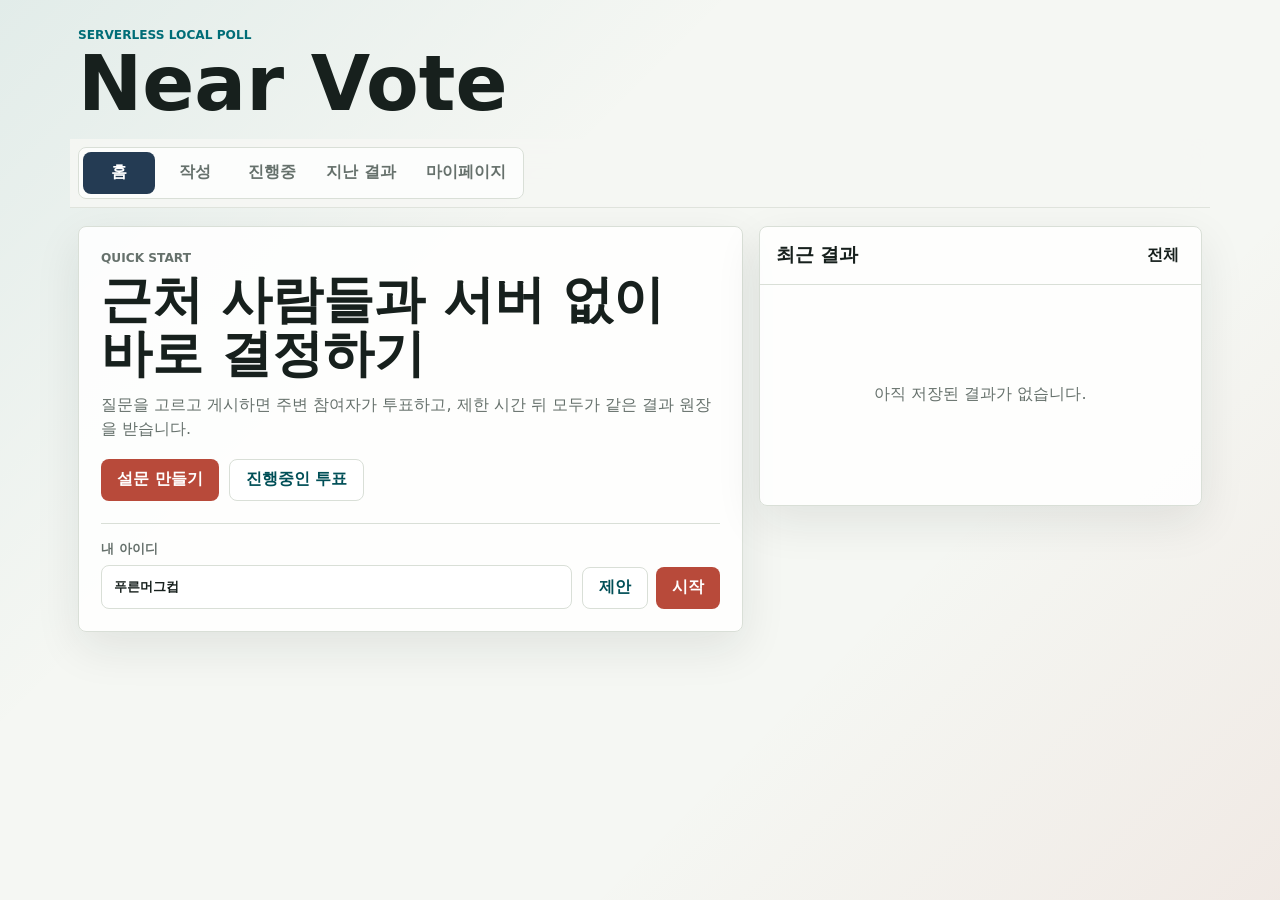
<file: near-vote-app/index.html>
<!doctype html>
<html lang="ko">
  <head>
    <meta charset="UTF-8" />
    <meta name="viewport" content="width=device-width, initial-scale=1.0" />
    <title>Near Vote</title>
    <link rel="stylesheet" href="./src/styles.css" />
  </head>
  <body>
    <div id="app"></div>
    <script type="module" src="./src/main.js"></script>
  </body>
</html>
</file>
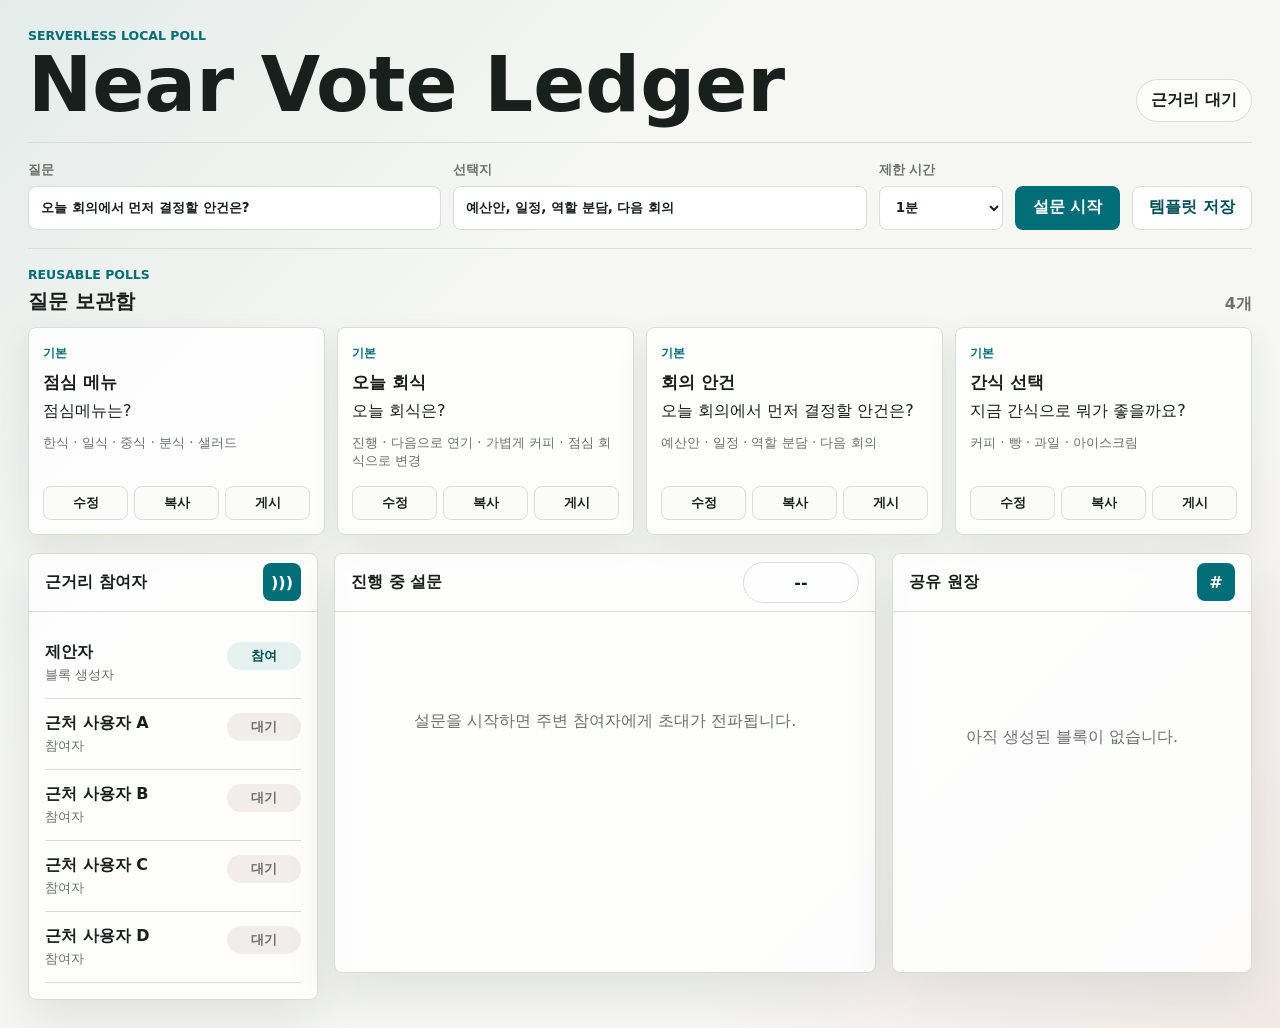
<file: near-vote-ledger/index.html>
<!doctype html>
<html lang="ko">
  <head>
    <meta charset="UTF-8" />
    <meta name="viewport" content="width=device-width, initial-scale=1.0" />
    <title>Near Vote Ledger</title>
    <link rel="stylesheet" href="./src/styles.css" />
  </head>
  <body>
    <main class="app-shell">
      <section class="workspace">
        <header class="topbar">
          <div>
            <p class="eyebrow">Serverless local poll</p>
            <h1>Near Vote Ledger</h1>
          </div>
          <div class="status-pill" id="networkStatus">근거리 대기</div>
        </header>

        <section class="control-band">
          <form id="pollForm" class="poll-form">
            <label>
              질문
              <input id="questionInput" name="question" value="오늘 회의에서 먼저 결정할 안건은?" autocomplete="off" />
            </label>
            <label>
              선택지
              <input id="optionsInput" name="options" value="예산안, 일정, 역할 분담, 다음 회의" autocomplete="off" />
            </label>
            <label>
              제한 시간
              <select id="durationInput" name="duration">
                <option value="30">30초</option>
                <option value="60" selected>1분</option>
                <option value="180">3분</option>
              </select>
            </label>
            <button class="primary-action" type="submit">설문 시작</button>
            <button id="saveTemplateButton" class="secondary-action" type="button">템플릿 저장</button>
          </form>
        </section>

        <section class="template-band" aria-label="질문 템플릿">
          <div class="section-heading">
            <div>
              <p class="eyebrow">Reusable polls</p>
              <h2>질문 보관함</h2>
            </div>
            <span id="templateCount" class="subtle-count">0개</span>
          </div>
          <div id="templateList" class="template-list"></div>
        </section>

        <section class="mesh-layout">
          <aside class="panel participants-panel">
            <div class="panel-heading">
              <h2>근거리 참여자</h2>
              <button id="inviteButton" class="icon-button" type="button" title="초대 전파" aria-label="초대 전파">)))</button>
            </div>
            <div id="participantList" class="participant-list"></div>
          </aside>

          <section class="panel poll-panel">
            <div class="panel-heading">
              <h2>진행 중 설문</h2>
              <span id="timerLabel" class="timer">--</span>
            </div>
            <div id="pollView" class="poll-view empty-state">
              설문을 시작하면 주변 참여자에게 초대가 전파됩니다.
            </div>
          </section>

          <section class="panel ledger-panel">
            <div class="panel-heading">
              <h2>공유 원장</h2>
              <button id="finalizeButton" class="icon-button" type="button" title="블록 생성" aria-label="블록 생성">#</button>
            </div>
            <div id="ledgerView" class="ledger-view"></div>
          </section>
        </section>
      </section>
    </main>

    <script type="module" src="./src/app.js"></script>
  </body>
</html>
</file>
<file: near-vote-app/src/styles.css>
:root {
  color-scheme: light;
  --bg: #f5f7f3;
  --ink: #17201d;
  --muted: #66716c;
  --line: #d9dfd7;
  --panel: #ffffff;
  --accent: #006d77;
  --accent-strong: #004f57;
  --action: #b84a3a;
  --action-strong: #8f3328;
  --menu-active: #243b53;
  --select: #0f766e;
  --select-soft: #dff3ef;
  --soft: #e5f3ef;
  --warn: #b84a3a;
  --shadow: 0 16px 46px rgba(22, 36, 30, 0.09);
  font-family: Inter, ui-sans-serif, system-ui, -apple-system, BlinkMacSystemFont, "Segoe UI", sans-serif;
}

* {
  box-sizing: border-box;
}

body {
  margin: 0;
  min-height: 100vh;
  background:
    linear-gradient(135deg, rgba(0, 109, 119, 0.08), transparent 34%),
    linear-gradient(315deg, rgba(184, 74, 58, 0.08), transparent 32%),
    var(--bg);
  color: var(--ink);
}

button,
input,
select {
  font: inherit;
}

.app-shell {
  width: min(1180px, 100%);
  min-height: 100vh;
  margin: 0 auto;
  padding: 28px;
}

.topbar,
.panel-heading,
.section-heading {
  display: flex;
  align-items: center;
  justify-content: space-between;
  gap: 16px;
}

.topbar {
  align-items: end;
  margin-bottom: 18px;
}

.eyebrow {
  margin: 0 0 6px;
  color: var(--accent);
  font-size: 0.76rem;
  font-weight: 900;
  text-transform: uppercase;
}

h1,
h2,
h3,
p {
  margin-top: 0;
}

h1 {
  margin-bottom: 0;
  font-size: clamp(2.2rem, 7vw, 4.8rem);
  line-height: 0.95;
  letter-spacing: 0;
}

h2 {
  margin-bottom: 0;
  font-size: 1.2rem;
}

.timer {
  min-width: 112px;
  border: 1px solid var(--line);
  border-radius: 999px;
  padding: 10px 14px;
  background: rgba(255, 255, 255, 0.78);
  text-align: center;
  font-weight: 900;
}

.toast {
  position: fixed;
  left: 50%;
  bottom: 28px;
  z-index: 40;
  min-width: min(360px, calc(100vw - 36px));
  border: 1px solid var(--line);
  border-radius: 999px;
  padding: 13px 18px;
  background: rgba(255, 255, 255, 0.96);
  box-shadow: 0 18px 54px rgba(17, 26, 23, 0.18);
  color: var(--ink);
  text-align: center;
  font-weight: 900;
  transform: translateX(-50%);
  animation: toast-in 180ms ease-out;
}

@keyframes toast-in {
  from {
    opacity: 0;
    transform: translate(-50%, 8px);
  }
  to {
    opacity: 1;
    transform: translate(-50%, 0);
  }
}

.topnav {
  position: sticky;
  top: 0;
  z-index: 10;
  display: flex;
  align-items: center;
  justify-content: space-between;
  gap: 12px;
  margin: 0 -8px 18px;
  border-bottom: 1px solid rgba(217, 223, 215, 0.82);
  padding: 8px;
  background: rgba(245, 247, 243, 0.9);
  backdrop-filter: blur(12px);
}

.primary-tabs {
  display: flex;
  align-items: center;
  gap: 4px;
  border: 1px solid var(--line);
  border-radius: 8px;
  background: rgba(255, 255, 255, 0.72);
  padding: 4px;
}

.topnav button,
.ghost-button,
.primary-action,
.secondary-action {
  min-height: 42px;
  border-radius: 8px;
  font-weight: 900;
  cursor: pointer;
}

.topnav button,
.ghost-button,
.secondary-action {
  border: 0;
  background: transparent;
  color: var(--ink);
}

.topnav button {
  min-width: 72px;
  padding: 0 13px;
  color: var(--muted);
}

.topnav button.active {
  border: 0;
  background: var(--menu-active);
  color: #fff;
}

.primary-action {
  border: 0;
  background: var(--action);
  color: #fff;
}

.primary-action:hover {
  background: var(--action-strong);
}

.secondary-action {
  border: 1px solid var(--line);
  background: #fff;
  color: var(--accent-strong);
}

.secondary-action:hover,
.ghost-button:hover {
  background: var(--soft);
}

.primary-action,
.secondary-action {
  padding: 0 16px;
}

.compact {
  min-height: 36px;
}

.panel,
.hero-panel {
  border: 1px solid var(--line);
  border-radius: 8px;
  background: rgba(255, 255, 255, 0.88);
  box-shadow: var(--shadow);
}

.panel-heading {
  min-height: 58px;
  border-bottom: 1px solid var(--line);
  padding: 0 16px;
}

.form-heading-actions {
  display: flex;
  gap: 8px;
}

.split-layout,
.mesh-layout,
.compose-layout {
  display: grid;
  gap: 16px;
  align-items: start;
}

.split-layout {
  grid-template-columns: minmax(0, 1.2fr) minmax(320px, 0.8fr);
}

.mesh-layout {
  grid-template-columns: minmax(0, 1fr) 320px;
}

.compose-layout {
  grid-template-columns: minmax(320px, 640px);
}

.hero-panel,
.focus-panel .poll-card,
.poll-card {
  padding: 22px;
}

.hero-panel h2,
.poll-card h2 {
  margin-bottom: 12px;
  font-size: clamp(1.8rem, 4vw, 3.2rem);
  line-height: 1.05;
}

.hero-panel p,
.poll-card p {
  color: var(--muted);
  line-height: 1.5;
}

.receipt-card {
  display: grid;
  gap: 6px;
  margin: 18px 0;
  border: 1px solid rgba(15, 118, 110, 0.25);
  border-radius: 8px;
  padding: 12px;
  background: var(--select-soft);
}

.receipt-card span {
  color: var(--select);
  font-size: 0.78rem;
  font-weight: 900;
}

.receipt-card strong {
  font-size: 1.05rem;
}

.receipt-card small {
  color: var(--muted);
  font-family: ui-monospace, SFMono-Regular, Menlo, Monaco, Consolas, monospace;
  overflow-wrap: anywhere;
}

.receipt-card.warning {
  border-color: rgba(184, 74, 58, 0.32);
  background: #fff7f5;
}

.receipt-card.warning span {
  color: var(--warn);
}

.verification-banner {
  display: grid;
  gap: 6px;
  margin: 16px 18px 0;
  border: 1px solid rgba(15, 118, 110, 0.25);
  border-radius: 8px;
  padding: 14px;
  background: var(--select-soft);
}

.verification-banner span {
  color: var(--select);
  font-size: 0.78rem;
  font-weight: 900;
}

.verification-banner strong {
  font-size: 1.35rem;
}

.verification-banner small {
  color: var(--muted);
  line-height: 1.4;
}

.verification-banner.suspect,
.verification-banner.unverifiable {
  border-color: rgba(184, 74, 58, 0.32);
  background: #fff7f5;
}

.verification-banner.suspect span,
.verification-banner.unverifiable span {
  color: var(--warn);
}

.recent-result-card {
  display: grid;
  gap: 14px;
  padding: 18px;
}

.recent-result-card > span,
.recent-result-card small {
  color: var(--muted);
  font-size: 0.84rem;
  font-weight: 900;
}

.recent-result-card h3 {
  margin: 0;
  font-size: 1.45rem;
  line-height: 1.2;
}

.recent-winner {
  display: grid;
  grid-template-columns: minmax(72px, 0.8fr) minmax(110px, 1fr) max-content;
  align-items: center;
  gap: 10px;
  border: 1px solid var(--line);
  border-radius: 8px;
  padding: 12px;
  background: #fbfcfa;
}

.recent-winner em {
  color: var(--select);
  font-style: normal;
  font-weight: 900;
  white-space: nowrap;
}

.compact-empty {
  min-height: 160px;
}

.action-row {
  display: flex;
  flex-wrap: wrap;
  gap: 10px;
  margin-top: 18px;
}

.identity-form {
  display: grid;
  grid-template-columns: minmax(180px, 1fr) auto;
  gap: 10px;
  align-items: end;
  margin-top: 22px;
  border-top: 1px solid var(--line);
  padding-top: 16px;
}

.mypage-panel {
  overflow: hidden;
}

.mypage-identity {
  margin: 0;
  border-top: 0;
  padding: 18px;
}

.first-identity {
  max-width: 620px;
}

.identity-form label {
  padding: 0;
}

.identity-actions {
  display: flex;
  gap: 8px;
}

.profile-note {
  border-top: 1px solid var(--line);
  padding: 16px 18px;
  color: var(--muted);
}

.status-grid {
  display: grid;
  grid-template-columns: repeat(3, minmax(0, 1fr));
  gap: 10px;
  margin-top: 18px;
}

.status-grid article {
  border: 1px solid var(--line);
  border-radius: 8px;
  padding: 12px;
  background: #fbfcfa;
}

.status-grid span,
.history-card > div > span {
  display: block;
  color: var(--muted);
  font-size: 0.78rem;
  font-weight: 900;
}

.status-grid strong {
  display: block;
  margin-top: 6px;
  font-size: 1.3rem;
}

.compose-form {
  display: grid;
  gap: 14px;
  padding-bottom: 16px;
}

label {
  display: grid;
  gap: 7px;
  padding: 0 16px;
  color: var(--muted);
  font-size: 0.84rem;
  font-weight: 900;
}

input,
select {
  width: 100%;
  min-height: 44px;
  border: 1px solid var(--line);
  border-radius: 8px;
  padding: 0 12px;
  background: #fff;
  color: var(--ink);
}

.duration-field {
  display: grid;
  gap: 8px;
  border: 0;
  margin: 0;
  padding: 0 16px;
}

.duration-field legend {
  padding: 0;
  color: var(--muted);
  font-size: 0.84rem;
  font-weight: 900;
}

.duration-options {
  display: grid;
  grid-template-columns: repeat(3, minmax(0, 1fr));
  gap: 6px;
  border: 1px solid var(--line);
  border-radius: 8px;
  background: rgba(255, 255, 255, 0.78);
  padding: 4px;
}

.duration-options button {
  min-height: 38px;
  border: 0;
  border-radius: 7px;
  background: transparent;
  color: var(--muted);
  font-weight: 900;
  cursor: pointer;
}

.duration-options button.selected {
  background: var(--select);
  color: #fff;
}

.compose-form > .secondary-action {
  margin: 0 16px;
}

.template-grid {
  display: grid;
  grid-template-columns: repeat(2, minmax(0, 1fr));
  gap: 12px;
}

.template-modal {
  width: min(860px, 100%);
}

.template-picker-grid {
  padding: 16px;
}

.template-card {
  display: grid;
  grid-template-rows: 1fr auto;
  min-height: 188px;
  border: 1px solid var(--line);
  border-radius: 8px;
  padding: 14px;
  background: rgba(255, 255, 255, 0.9);
}

.list-row span {
  color: var(--muted);
  font-size: 0.84rem;
}

.template-path {
  margin-bottom: 10px;
  color: var(--muted);
  font-size: 0.82rem;
  font-weight: 900;
}

.template-card h3 {
  margin-bottom: 12px;
  font-size: 1.35rem;
  line-height: 1.2;
}

.template-card small {
  color: var(--muted);
  overflow-wrap: anywhere;
}

.template-option-list {
  display: flex;
  flex-wrap: wrap;
  gap: 7px;
}

.template-option-list span {
  border: 1px solid var(--line);
  border-radius: 999px;
  padding: 6px 10px;
  background: #f6fbf9;
  color: var(--accent-strong);
  font-size: 0.86rem;
  font-weight: 900;
}

.template-meta {
  display: grid;
  gap: 3px;
  margin-top: 12px;
}

.template-meta small {
  font-size: 0.78rem;
}

.template-actions,
.choice-grid {
  display: grid;
  gap: 8px;
}

.template-actions {
  grid-template-columns: repeat(auto-fit, minmax(58px, 1fr));
  margin-top: 14px;
}

.template-actions button,
.choice-grid button {
  min-height: 38px;
  border: 1px solid rgba(15, 118, 110, 0.3);
  border-radius: 8px;
  background: var(--select-soft);
  color: var(--select);
  font-weight: 900;
  cursor: pointer;
}

.template-actions .danger-action {
  border-color: rgba(184, 74, 58, 0.36);
  background: #fff7f5;
  color: var(--warn);
}

button:disabled {
  cursor: not-allowed;
  opacity: 0.58;
}

.choice-grid {
  grid-template-columns: repeat(2, minmax(0, 1fr));
  margin-top: 18px;
}

.choice-grid button {
  min-height: 64px;
  border-color: rgba(15, 118, 110, 0.42);
  background: var(--select-soft);
  color: var(--select);
}

.choice-grid button:hover,
.template-actions button:hover,
.duration-options button:hover {
  background: #ccebe5;
}

.duration-options button.selected:hover {
  background: var(--select);
}

.list {
  padding: 8px 16px 16px;
}

.list-row {
  display: grid;
  gap: 4px;
  border-bottom: 1px solid var(--line);
  padding: 14px 0;
}

.history-grid {
  display: grid;
  grid-template-columns: repeat(2, minmax(0, 1fr));
  gap: 12px;
  padding: 16px;
}

.history-card {
  display: grid;
  gap: 16px;
  border: 1px solid var(--line);
  border-radius: 8px;
  padding: 14px;
  background: #fff;
}

.history-card h3 {
  margin: 6px 0 0;
}

.card-kicker {
  display: flex;
  align-items: center;
  justify-content: space-between;
  gap: 10px;
}

.verify-icon {
  display: inline-grid;
  place-items: center;
  width: 34px;
  height: 34px;
  border-radius: 999px;
  color: #fff;
  font-weight: 900;
}

.verify-icon.ok {
  background: var(--accent);
}

.verify-icon.fail {
  background: var(--warn);
}

.verify-icon.small {
  width: 24px;
  height: 24px;
  font-size: 0.78rem;
}

.history-card > small,
.history-footer small {
  color: var(--muted);
  overflow-wrap: anywhere;
}

.history-footer {
  display: flex;
  align-items: center;
  justify-content: space-between;
  gap: 12px;
}

.history-footer .ghost-button {
  min-height: 34px;
  border: 1px solid var(--line);
  background: #fff;
  white-space: nowrap;
}

.participant-list-layer {
  display: flex;
  flex-wrap: wrap;
  gap: 8px;
  padding: 18px;
}

.participant-list-layer span {
  border: 1px solid var(--line);
  border-radius: 999px;
  padding: 8px 12px;
  background: var(--soft);
  color: var(--accent-strong);
  font-size: 0.9rem;
  font-weight: 900;
}

.mini-results {
  display: grid;
  gap: 8px;
}

.mini-results div {
  display: grid;
  grid-template-columns: minmax(64px, 0.8fr) minmax(90px, 1fr) max-content;
  align-items: center;
  gap: 10px;
}

.mini-results span,
.result-row span {
  white-space: nowrap;
}

.empty-state {
  display: grid;
  place-items: center;
  min-height: 220px;
  padding: 20px;
  color: var(--muted);
  text-align: center;
}

.result-panel {
  overflow: hidden;
}

.result-grid {
  display: grid;
  gap: 12px;
  padding: 18px;
}

.result-summary {
  display: grid;
  grid-template-columns: repeat(3, minmax(0, 1fr));
  gap: 10px;
  padding: 16px 18px 0;
}

.result-receipt {
  margin: 16px 18px 0;
}

.result-summary article {
  border: 1px solid var(--line);
  border-radius: 8px;
  padding: 12px;
  background: #fbfcfa;
}

.result-summary span {
  display: block;
  color: var(--muted);
  font-size: 0.78rem;
  font-weight: 900;
}

.result-summary strong {
  display: block;
  margin-top: 6px;
  overflow-wrap: anywhere;
}

.result-row {
  display: grid;
  grid-template-columns: minmax(74px, 0.8fr) minmax(110px, 1fr) max-content;
  align-items: center;
  gap: 12px;
}

meter {
  width: 100%;
  height: 14px;
}

pre {
  margin: 0;
  padding: 16px;
  background: #111a17;
  color: #eafff8;
  overflow: auto;
  font-size: 0.84rem;
}

.modal-backdrop {
  position: fixed;
  inset: 0;
  z-index: 20;
  display: grid;
  place-items: center;
  padding: 20px;
  background: rgba(17, 26, 23, 0.36);
}

.modal-panel {
  width: min(520px, 100%);
  max-height: min(640px, 90vh);
  overflow: auto;
  border: 1px solid var(--line);
  border-radius: 8px;
  background: #fff;
  box-shadow: 0 24px 80px rgba(17, 26, 23, 0.24);
}

.modal-heading {
  display: flex;
  align-items: center;
  justify-content: space-between;
  gap: 14px;
  min-height: 58px;
  border-bottom: 1px solid var(--line);
  padding: 0 16px;
}

@media (max-width: 900px) {
  .split-layout,
  .mesh-layout,
  .compose-layout,
  .template-grid,
  .history-grid {
    grid-template-columns: 1fr;
  }
}

@media (max-width: 620px) {
  .app-shell {
    padding: 18px;
  }

  .topbar {
    align-items: start;
    flex-direction: column;
  }

  .topnav {
    align-items: stretch;
    flex-direction: column;
  }

  .primary-tabs {
    overflow-x: auto;
  }

  .choice-grid,
  .status-grid,
  .result-summary,
  .identity-form,
  .recent-winner,
  .history-footer {
    grid-template-columns: 1fr;
  }

  .identity-actions {
    display: grid;
    grid-template-columns: 1fr 1fr;
  }

  .history-footer {
    align-items: stretch;
    flex-direction: column;
  }
}
</file>
<file: near-vote-ledger/src/styles.css>
:root {
  color-scheme: light;
  --bg: #f6f7f3;
  --ink: #18201d;
  --muted: #6a716b;
  --line: #d9ddd3;
  --panel: #ffffff;
  --accent: #006d77;
  --accent-strong: #004e55;
  --signal: #c44536;
  --soft: #e6f2ef;
  --shadow: 0 18px 50px rgba(30, 42, 35, 0.1);
  font-family: Inter, ui-sans-serif, system-ui, -apple-system, BlinkMacSystemFont, "Segoe UI", sans-serif;
}

* {
  box-sizing: border-box;
}

body {
  margin: 0;
  min-height: 100vh;
  background:
    linear-gradient(135deg, rgba(0, 109, 119, 0.08), transparent 34%),
    linear-gradient(315deg, rgba(196, 69, 54, 0.08), transparent 28%),
    var(--bg);
  color: var(--ink);
}

button,
input,
select {
  font: inherit;
}

.app-shell {
  min-height: 100vh;
  padding: 28px;
}

.workspace {
  width: min(1240px, 100%);
  margin: 0 auto;
}

.topbar {
  display: flex;
  align-items: end;
  justify-content: space-between;
  gap: 20px;
  margin-bottom: 20px;
}

.eyebrow {
  margin: 0 0 6px;
  color: var(--accent);
  font-size: 0.78rem;
  font-weight: 800;
  text-transform: uppercase;
}

h1,
h2,
h3,
p {
  margin-top: 0;
}

h1 {
  margin-bottom: 0;
  font-size: clamp(2rem, 6vw, 4.8rem);
  line-height: 0.95;
  letter-spacing: 0;
}

h2 {
  margin-bottom: 0;
  font-size: 1rem;
}

.status-pill,
.timer {
  min-width: 116px;
  border: 1px solid var(--line);
  border-radius: 999px;
  padding: 10px 14px;
  background: rgba(255, 255, 255, 0.72);
  text-align: center;
  font-weight: 800;
}

.control-band {
  border-block: 1px solid var(--line);
  padding: 18px 0;
  margin-bottom: 18px;
}

.poll-form {
  display: grid;
  grid-template-columns: minmax(220px, 2fr) minmax(220px, 2fr) minmax(120px, 0.6fr) auto auto;
  gap: 12px;
  align-items: end;
}

label {
  display: grid;
  gap: 7px;
  color: var(--muted);
  font-size: 0.84rem;
  font-weight: 800;
}

input,
select {
  width: 100%;
  min-height: 44px;
  border: 1px solid var(--line);
  border-radius: 8px;
  padding: 0 12px;
  background: var(--panel);
  color: var(--ink);
}

.primary-action,
.secondary-action,
.icon-button {
  border: 0;
  border-radius: 8px;
  font-weight: 900;
  cursor: pointer;
}

.primary-action,
.icon-button {
  background: var(--accent);
  color: #fff;
}

.primary-action {
  min-height: 44px;
  padding: 0 18px;
}

.secondary-action {
  min-height: 44px;
  border: 1px solid var(--line);
  padding: 0 16px;
  background: #fff;
  color: var(--accent-strong);
}

.primary-action:hover,
.icon-button:hover {
  background: var(--accent-strong);
}

.secondary-action:hover {
  background: var(--soft);
}

.template-band {
  margin-bottom: 18px;
}

.section-heading {
  display: flex;
  align-items: end;
  justify-content: space-between;
  gap: 16px;
  margin-bottom: 12px;
}

.section-heading h2 {
  font-size: 1.25rem;
}

.subtle-count {
  color: var(--muted);
  font-weight: 800;
}

.template-list {
  display: grid;
  grid-template-columns: repeat(4, minmax(0, 1fr));
  gap: 12px;
}

.template-card {
  display: grid;
  grid-template-rows: 1fr auto;
  min-height: 190px;
  border: 1px solid var(--line);
  border-radius: 8px;
  padding: 14px;
  background: rgba(255, 255, 255, 0.88);
  box-shadow: 0 12px 32px rgba(30, 42, 35, 0.08);
}

.template-copy {
  min-width: 0;
}

.template-copy span {
  display: inline-block;
  margin-bottom: 10px;
  color: var(--accent);
  font-size: 0.74rem;
  font-weight: 900;
}

.template-copy h3 {
  margin-bottom: 8px;
  font-size: 1.05rem;
  line-height: 1.2;
}

.template-copy p {
  margin-bottom: 12px;
  line-height: 1.35;
}

.template-copy small {
  display: block;
  color: var(--muted);
  line-height: 1.35;
  overflow-wrap: anywhere;
}

.template-actions {
  display: grid;
  grid-template-columns: repeat(3, 1fr);
  gap: 6px;
  margin-top: 16px;
}

.template-actions button {
  min-width: 0;
  min-height: 34px;
  border: 1px solid var(--line);
  border-radius: 8px;
  background: #fbfcfa;
  color: var(--ink);
  font-size: 0.82rem;
  font-weight: 900;
  cursor: pointer;
}

.template-actions button:hover {
  border-color: var(--accent);
  color: var(--accent-strong);
}

.mesh-layout {
  display: grid;
  grid-template-columns: 290px minmax(320px, 1fr) 360px;
  gap: 16px;
  align-items: start;
}

.panel {
  min-height: 420px;
  border: 1px solid var(--line);
  border-radius: 8px;
  background: rgba(255, 255, 255, 0.86);
  box-shadow: var(--shadow);
}

.panel-heading {
  display: flex;
  align-items: center;
  justify-content: space-between;
  min-height: 58px;
  border-bottom: 1px solid var(--line);
  padding: 0 16px;
}

.icon-button {
  width: 38px;
  height: 38px;
}

.participant-list,
.poll-view,
.ledger-view {
  padding: 16px;
}

.participant-row {
  display: flex;
  justify-content: space-between;
  gap: 12px;
  padding: 14px 0;
  border-bottom: 1px solid var(--line);
}

.participant-row strong,
.participant-row span {
  display: block;
}

.participant-row span {
  margin-top: 3px;
  color: var(--muted);
  font-size: 0.82rem;
}

.participant-row small {
  align-self: start;
  min-width: 74px;
  border-radius: 999px;
  padding: 5px 9px;
  background: #f1eee9;
  color: var(--muted);
  text-align: center;
  font-weight: 800;
}

.participant-row small.ok {
  background: var(--soft);
  color: var(--accent-strong);
}

.poll-view h3 {
  max-width: 760px;
  margin-bottom: 22px;
  font-size: 1.8rem;
  line-height: 1.15;
}

.proposer-vote {
  display: flex;
  flex-wrap: wrap;
  gap: 8px;
  margin-bottom: 22px;
}

.proposer-vote button {
  min-height: 38px;
  border: 1px solid var(--accent);
  border-radius: 8px;
  padding: 0 12px;
  background: var(--soft);
  color: var(--accent-strong);
  font-weight: 900;
  cursor: pointer;
}

.proposer-vote button:hover {
  background: var(--accent);
  color: #fff;
}

.option-stack {
  display: grid;
  gap: 12px;
}

.option-row {
  display: grid;
  grid-template-columns: minmax(90px, 160px) 1fr 36px;
  gap: 12px;
  align-items: center;
  min-height: 46px;
}

meter {
  width: 100%;
  height: 14px;
}

.hash-line {
  margin-top: 24px;
  color: var(--muted);
  font-family: ui-monospace, SFMono-Regular, Menlo, Monaco, Consolas, monospace;
  font-size: 0.82rem;
  overflow-wrap: anywhere;
}

.empty-state {
  display: grid;
  place-items: center;
  min-height: 220px;
  color: var(--muted);
  text-align: center;
}

.block-view {
  display: grid;
  grid-template-columns: repeat(4, 1fr);
  gap: 10px;
}

.block-metric {
  border: 1px solid var(--line);
  border-radius: 8px;
  padding: 12px;
  background: #fbfcfa;
}

.block-metric span,
.block-metric strong {
  display: block;
}

.block-metric span {
  color: var(--muted);
  font-size: 0.75rem;
  font-weight: 800;
  text-transform: uppercase;
}

.block-metric strong {
  margin-top: 6px;
  font-size: 1.35rem;
}

.block-metric.verified strong {
  color: var(--accent-strong);
}

pre {
  grid-column: 1 / -1;
  max-width: 100%;
  margin: 8px 0 0;
  border-radius: 8px;
  padding: 14px;
  background: #111a17;
  color: #e8fff7;
  overflow: auto;
  font-size: 0.82rem;
}

@media (max-width: 980px) {
  .poll-form,
  .mesh-layout,
  .template-list {
    grid-template-columns: 1fr;
  }

  .panel {
    min-height: auto;
  }
}

@media (max-width: 620px) {
  .app-shell {
    padding: 18px;
  }

  .topbar {
    align-items: start;
    flex-direction: column;
  }

  .status-pill {
    width: 100%;
  }

  .section-heading {
    align-items: start;
    flex-direction: column;
  }

  .option-row {
    grid-template-columns: 1fr 32px;
  }

  .option-row meter {
    grid-column: 1 / -1;
    grid-row: 2;
  }

  .block-view {
    grid-template-columns: 1fr;
  }
}
</file>
